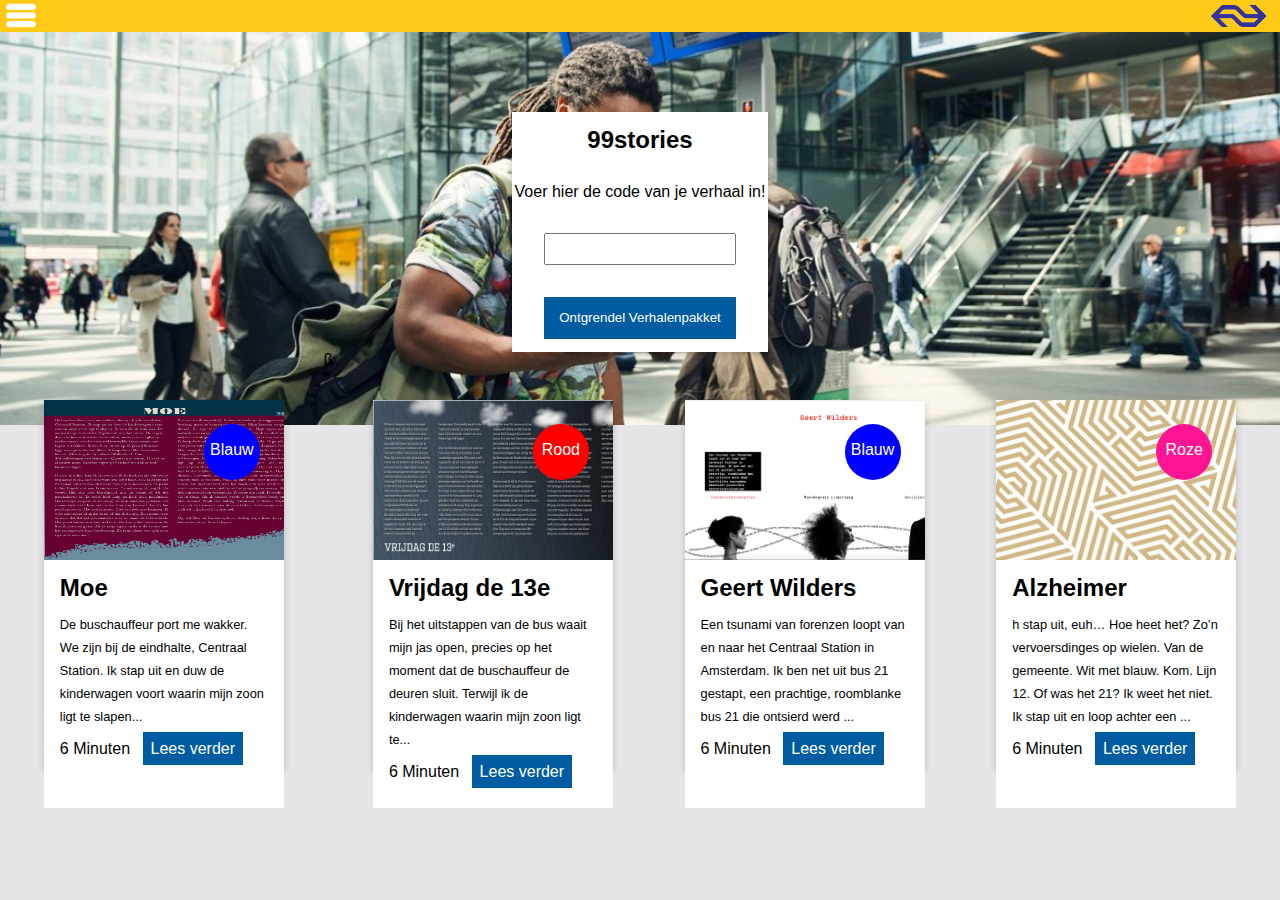
<file: index.html>
<!doctype html>
<html>
<head>
<meta charset="UTF-8">
<meta name="viewport" content="width=device-width, initial-scale=1.0">
<title>99stories</title>
<link rel="stylesheet" type="text/css" href="css/style.css">
<link rel="stylesheet" type="text/css" href="css/reset.css">

</head>

<body>

<header>

	<button><img src="images/hamburger.png"></button>
	<img src="images/nslogo.png">
	
	<nav>
		<a href="overzicht.html">Overzicht</a>
		<a href="inloggen.html">inloggen</a>
	</nav>
	
</header>
<main> 

	   <section>
	<h1>99stories</h1>
	<p>Voer hier de code van je verhaal in!</p>
	<input type="text">
	<button>Ontgrendel Verhalenpakket</button>
	</section>
	<!--============
	    Kaartje nr 1
	    ============-->
	<section> 
		<!-- Thumbnail-->
			<div>
				<span class="blauw"><p>Blauw</p></span>
			<img src="verhalen/moe/moegroot.jpg"/> </div>
		<!-- Post Content-->
			<summary>
				<h2>Moe</h2>
				<p>De buschauffeur port me wakker. We zijn bij de eindhalte, Centraal Station. Ik stap uit en duw de kinderwagen voort waarin mijn zoon ligt te slapen...</p>
				<footer>6 Minuten</footer>
				<a href="verhalen/moe/moe.html">Lees verder</a></summary>
		</section>ß
	<!--============
	    Kaartje nr 2
	    ============-->
				<section> 
		<!-- Thumbnail-->
			<div>
				<span class="rood">
					<p>Rood</p>
				</span>
				<img src="verhalen/vrijdag13/vrijdagmiddel.jpg"/> </div>
		<!-- Post Content-->
			<summary>
				<h2>Vrijdag de 13e</h2>
				<p>Bij het uitstappen van de bus waait mijn jas open, precies op het moment dat de buschauffeur de deuren sluit. Terwijl ik de kinderwagen waarin mijn zoon ligt te...</p>
				<footer>6 Minuten</footer>
				<a href="verhalen/vrijdag13/vrij13.html">Lees verder</a></summary>
		</section>
	<!--============
	    Kaartje nr 3
	    ============-->
	    	<section> 
		<!-- Thumbnail-->
			<div>
				<span class="blauw">
					<p>Blauw</p>
				</span>
				<img src="verhalen/geert/geert.png"/> </div>
		<!-- Post Content-->
			<summary>
				<h2>Geert Wilders</h2>
				<p>Een tsunami van forenzen loopt van en naar het Centraal Station in Amsterdam. Ik ben net uit bus 21 gestapt, een prachtige, roomblanke bus 21 die ontsierd werd ...</p>
				<footer>6 Minuten</footer>
				<a href="verhalen/geert/index.html">Lees verder</a></summary>
		</section>
	
	<!--============
	    Kaartje nr 4
	    ============-->
		<section> 
		<!-- Thumbnail-->
			<div>
				<span class="roze"><p>Roze</p></span>
			<img src="images/backgrounds/1.jpg"/> </div>
		<!-- Post Content-->
			<summary>
				<h2>Alzheimer</h2>
				<p>h stap uit, euh… Hoe heet het? Zo’n vervoersdinges op wielen. Van de gemeente. Wit met blauw. Kom. Lijn 12. Of was het 21? Ik weet het niet. Ik stap uit en loop achter een ...</p>
				<footer>6 Minuten</footer>
				<a href="#">Lees verder</a></summary>
		</section>
</main>
<script src="javascript/index.js"></script>
</body>
</html>
</file>
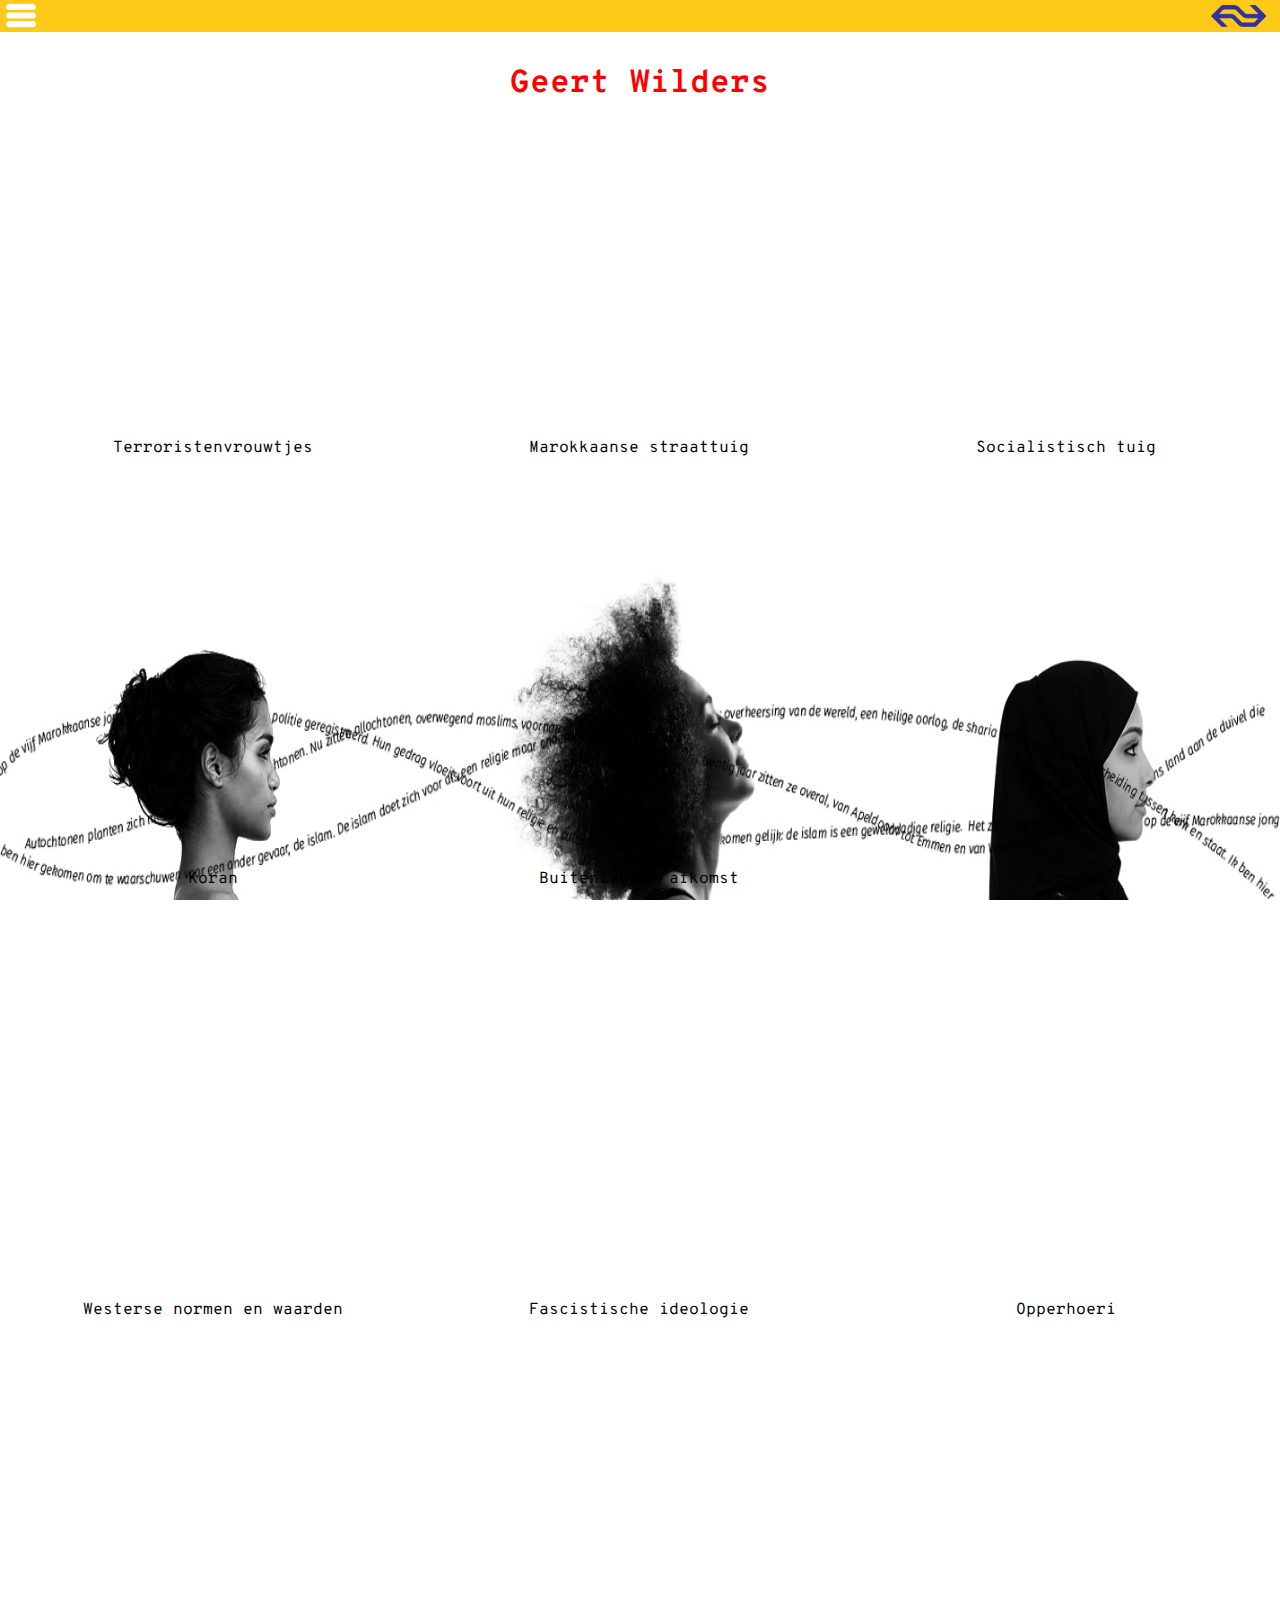
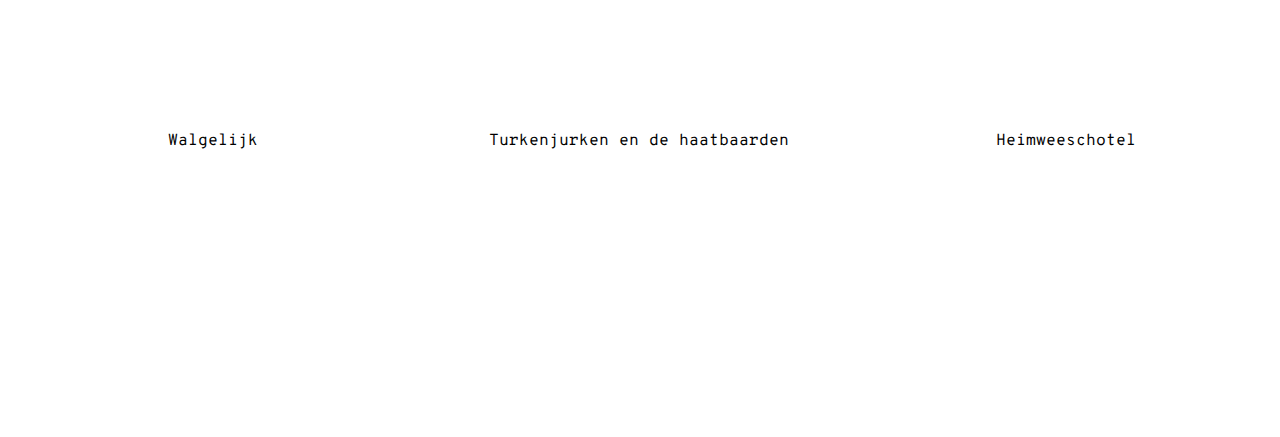
<file: verhalen/geert/index.html>
<!DOCTYPE html>
<!--


Bron: https://github.com/codrops/TooltipAnimations/



-->
<html lang="en" class="no-js">
	<head>
		<meta charset="UTF-8" />
		<meta name="viewport" content="width=device-width, initial-scale=1">
		<title>Geert Wilders | 99Stories</title>
		<meta name="description" content="Stijloefening verhaal over een idiote politucus, vormgegeven door de geweldige Summer Danoe." />
		<meta name="keywords" content="svg, animation, tooltip, shape, elastic, inspiration, web design, web development, javascript" />
		<meta name="author" content="Codrops" />
		<link rel="shortcut icon" href="favicon.ico">
		<link href="https://fonts.googleapis.com/css?family=Overpass+Mono:400,700" rel="stylesheet">
		<link rel="stylesheet" type="text/css" href="css/normalize.css" />
		<link rel="stylesheet" type="text/css" href="css/demo.css" />
		<link rel="stylesheet" type="text/css" href="css/component.css" />
		<link rel="stylesheet" type="text/css" href="../../javascript/index.js"> 
		<script>document.documentElement.className = 'js';</script>
	</head>
	
	
	<body>
	
<header>

<button><img src="../../images/hamburger.png"></button>
	<img src="../../images/nslogo.png">
	
	<nav>
		<a href="overzicht.html">Overzicht</a>
		<a href="inloggen.html">inloggen</a>
	</nav>
	
</header>

<h1>Geert Wilders</h1>
<main>
	
<!-- Deel 1-->
		<section>
			<div class="tooltip tooltip--uldor" data-type="uldor">
				<div class="tooltip__trigger" role="tooltip" aria-describedby="info-uldor"> 
				<span class="tooltip__trigger-text">Terroristenvrouwtjes</span> 
				</div>
				<div class="tooltip__base">
					<svg class="tooltip__shape" width="100%" height="100%" viewBox="0 0 400 300">
						<path d="M 79.5,66 C 79.5,66 128,106 202,105 276,104 321,66 321,66 321,66 287,84 288,155 289,226 318,232 318,232 318,232 258,198 200,198 142,198 80.5,230 80.5,230 80.5,230 112,222 111,152 110,82 79.5,66 79.5,66 Z"/>
					</svg>
					<div class="tooltip__content">Een tsunami van forenzen loopt van en naar het Centraal Station in Amsterdam. Ik ben net uit bus 21 gestapt, een prachtige, roomblanke bus die ontsierd werd door foeilelijke kopvodden waaronder potentiële terroristenvrouwtjes.
					</div>
				</div>
			</div>
		</section>
		
<!-- Deel 2-->	
		<section>
			<div class="tooltip tooltip--uldor" data-type="uldor">
				<div class="tooltip__trigger" role="tooltip" aria-describedby="info-uldor"> 
				<span class="tooltip__trigger-text">Marokkaanse straattuig</span> 
				</div>
				<div class="tooltip__base">
					<svg class="tooltip__shape" width="100%" height="100%" viewBox="0 0 400 300">
						<path d="M 79.5,66 C 79.5,66 128,106 202,105 276,104 321,66 321,66 321,66 287,84 288,155 289,226 318,232 318,232 318,232 258,198 200,198 142,198 80.5,230 80.5,230 80.5,230 112,222 111,152 110,82 79.5,66 79.5,66 Z"/>
					</svg>
					<div class="tooltip__content">Het is dat ik mijn bodyguards bij me had, anders was de buschauffeur ongetwijfeld bestolen en gemolesteerd door het Marokkaanse straattuig dat zoals gewoonlijk de achterbanken had opgeëist.
					</div>
				</div>
			</div>
		</section>
		
<!-- Deel 3-->		
		<section>
			<div class="tooltip tooltip--uldor" data-type="uldor">
				<div class="tooltip__trigger" role="tooltip" aria-describedby="info-uldor"> 
				<span class="tooltip__trigger-text">Socialistisch tuig</span> 
				</div>
				<div class="tooltip__base">
					<svg class="tooltip__shape" width="100%" height="100%" viewBox="0 0 400 300">
						<path d="M 79.5,66 C 79.5,66 128,106 202,105 276,104 321,66 321,66 321,66 287,84 288,155 289,226 318,232 318,232 318,232 258,198 200,198 142,198 80.5,230 80.5,230 80.5,230 112,222 111,152 110,82 79.5,66 79.5,66 Z"/>
					</svg>
					<div class="tooltip__content">In het gezelschap van mijn bodyguards wandel ik naar de Openbare Bibliotheek, een links bolwerk waar socialistisch tuig van onze zuurverdiende centen gratis boeken weggeeft.
					</div>
				</div>
			</div>
		</section>
		
<!-- Deel 4-->
<section>
			<div class="tooltip tooltip--uldor" data-type="uldor">
				<div class="tooltip__trigger" role="tooltip" aria-describedby="info-uldor"> 
				<span class="tooltip__trigger-text">Koran</span> 
				</div>
				<div class="tooltip__base">
					<svg class="tooltip__shape" width="100%" height="100%" viewBox="0 0 400 300">
						<path d="M 79.5,66 C 79.5,66 128,106 202,105 276,104 321,66 321,66 321,66 287,84 288,155 289,226 318,232 318,232 318,232 258,198 200,198 142,198 80.5,230 80.5,230 80.5,230 112,222 111,152 110,82 79.5,66 79.5,66 Z"/>
					</svg>
					<div class="tooltip__content">Het is guur weer, ik was door mijn voorraad Korans heen en had een boek nodig om de kachel mee aan te maken. Mijn keuze is gevallen op Stijloefeningen van Queneau, een broddelwerkje van een of andere linkse hobbyist uit Frankrijk.
					</div>
				</div>
			</div>
		</section>
<!-- Deel 5-->
<section>
			<div class="tooltip tooltip--uldor" data-type="uldor">
				<div class="tooltip__trigger" role="tooltip" aria-describedby="info-uldor"> 
				<span class="tooltip__trigger-text">Buitenlandse afkomst</span> 
				</div>
				<div class="tooltip__base">
					<svg class="tooltip__shape" width="100%" height="100%" viewBox="0 0 400 300">
						<path d="M 79.5,66 C 79.5,66 128,106 202,105 276,104 321,66 321,66 321,66 287,84 288,155 289,226 318,232 318,232 318,232 258,198 200,198 142,198 80.5,230 80.5,230 80.5,230 112,222 111,152 110,82 79.5,66 79.5,66 Z"/>
					</svg>
					<div class="tooltip__content">Voor de bibliotheek word ik aangeklampt door een vrouw van buitenlandse afkomst. Ze heeft zwart haar en een licht getinte huid. Ik ben op mijn hoede.
					</div>
				</div>
			</div>
		</section>
<!-- Deel 6-->
<section>
			<div class="tooltip tooltip--uldor" data-type="uldor">
				<div class="tooltip__trigger" role="tooltip" aria-describedby="info-uldor"> 
				<span class="tooltip__trigger-text">Kopvod</span> 
				</div>
				<div class="tooltip__base">
					<svg class="tooltip__shape" width="100%" height="100%" viewBox="0 0 400 300">
						<path d="M 79.5,66 C 79.5,66 128,106 202,105 276,104 321,66 321,66 321,66 287,84 288,155 289,226 318,232 318,232 318,232 258,198 200,198 142,198 80.5,230 80.5,230 80.5,230 112,222 111,152 110,82 79.5,66 79.5,66 Z"/>
					</svg>
					<div class="tooltip__content">Juist het feit ze haar zwarte krullen niet onder een kopvod bedekt, sterkt mij in de overtuiging dat ik hier met een moslimterrorist te maken heb.
					</div>
				</div>
			</div>
		</section>
<!-- Deel 7-->
<section>
			<div class="tooltip tooltip--uldor" data-type="uldor">
				<div class="tooltip__trigger" role="tooltip" aria-describedby="info-uldor"> 
				<span class="tooltip__trigger-text">Westerse normen en waarden</span> 
				</div>
				<div class="tooltip__base">
					<svg class="tooltip__shape" width="100%" height="100%" viewBox="0 0 400 300">
						<path d="M 79.5,66 C 79.5,66 128,106 202,105 276,104 321,66 321,66 321,66 287,84 288,155 289,226 318,232 318,232 318,232 258,198 200,198 142,198 80.5,230 80.5,230 80.5,230 112,222 111,152 110,82 79.5,66 79.5,66 Z"/>
					</svg>
					<div class="tooltip__content">Mijn taqqiyaradar slaat uit: de vrouw doet net alsof ze de Westerse normen en waarden heeft aangenomen om ons om de tuin te leiden.
					</div>
				</div>
			</div>
		</section>
<!-- Deel 8-->
	<section>
			<div class="tooltip tooltip--uldor" data-type="uldor">
				<div class="tooltip__trigger" role="tooltip" aria-describedby="info-uldor"> 
				<span class="tooltip__trigger-text">Fascistische ideologie</span> 
				</div>
				<div class="tooltip__base">
					<svg class="tooltip__shape" width="100%" height="100%" viewBox="0 0 400 300">
						<path d="M 79.5,66 C 79.5,66 128,106 202,105 276,104 321,66 321,66 321,66 287,84 288,155 289,226 318,232 318,232 318,232 258,198 200,198 142,198 80.5,230 80.5,230 80.5,230 112,222 111,152 110,82 79.5,66 79.5,66 Z"/>
					</svg>
					<div class="tooltip__content">Ze is bezig om het pad te effenen voor de invoering van de sharia. De islam is een fascistische ideologie. Als ze vraagt of dit het postkantoor is weet ik het zeker: deze vrouw staat op het punt zichzelf op te blazen.
					</div>
				</div>
			</div>
		</section>
<!-- Deel 9-->
<section>
			<div class="tooltip tooltip--uldor" data-type="uldor">
				<div class="tooltip__trigger" role="tooltip" aria-describedby="info-uldor"> 
				<span class="tooltip__trigger-text">Opperhoeri</span> 
				</div>
				<div class="tooltip__base">
					<svg class="tooltip__shape" width="100%" height="100%" viewBox="0 0 400 300">
						<path d="M 79.5,66 C 79.5,66 128,106 202,105 276,104 321,66 321,66 321,66 287,84 288,155 289,226 318,232 318,232 318,232 258,198 200,198 142,198 80.5,230 80.5,230 80.5,230 112,222 111,152 110,82 79.5,66 79.5,66 Z"/>
					</svg>
					<div class="tooltip__content">Ze ziet zichzelf al als opperhoeri een schare van martelaars bevredigen. Ik geef een van mijn bodyguards de opdracht de vrouw uit te schakelen. Een andere bodyguard rent achter een vluchtauto met een Frans nummerbord aan.
					</div>
				</div>
			</div>
		</section>
<!-- Deel 10-->
<section>
			<div class="tooltip tooltip--uldor" data-type="uldor">
				<div class="tooltip__trigger" role="tooltip" aria-describedby="info-uldor"> 
				<span class="tooltip__trigger-text">Walgelijk</span> 
				</div>
				<div class="tooltip__base">
					<svg class="tooltip__shape" width="100%" height="100%" viewBox="0 0 400 300">
						<path d="M 79.5,66 C 79.5,66 128,106 202,105 276,104 321,66 321,66 321,66 287,84 288,155 289,226 318,232 318,232 318,232 258,198 200,198 142,198 80.5,230 80.5,230 80.5,230 112,222 111,152 110,82 79.5,66 79.5,66 Z"/>
					</svg>
					<div class="tooltip__content">Binnen vind ik niet wat ik zoek. Volgens de computer moet het door mij gezochte boek aanwezig zijn, maar dat is er niet. En dat lijkt me exemplarisch voor dit walgelijke, geldverslindende instituut. 
					</div>
				</div>
			</div>
		</section>
<!-- Deel 11-->
<section>
			<div class="tooltip tooltip--uldor" data-type="uldor">
				<div class="tooltip__trigger" role="tooltip" aria-describedby="info-uldor"> 
				<span class="tooltip__trigger-text">Turkenjurken en de haatbaarden</span> 
				</div>
				<div class="tooltip__base">
					<svg class="tooltip__shape" width="100%" height="100%" viewBox="0 0 400 300">
						<path d="M 79.5,66 C 79.5,66 128,106 202,105 276,104 321,66 321,66 321,66 287,84 288,155 289,226 318,232 318,232 318,232 258,198 200,198 142,198 80.5,230 80.5,230 80.5,230 112,222 111,152 110,82 79.5,66 79.5,66 Z"/>
					</svg>
					<div class="tooltip__content">Het stikt er overigens van de moslims, die alle ruimte krijgen om hun fascistische literatuur tot zich te nemen. De kopvodden, de turkenjurken en de haatbaarden vliegen je hier om de oren als de ledematen van een terrorist na een mislukte zelfmoordaanslag. 
					</div>
				</div>
			</div>
		</section>
<!-- Deel 12-->
	<section>
			<div class="tooltip tooltip--uldor" data-type="uldor">
				<div class="tooltip__trigger" role="tooltip" aria-describedby="info-uldor"> 
				<span class="tooltip__trigger-text">Heimweeschotel</span> 
				</div>
				<div class="tooltip__base">
					<svg class="tooltip__shape" width="100%" height="100%" viewBox="0 0 400 300">
						<path d="M 79.5,66 C 79.5,66 128,106 202,105 276,104 321,66 321,66 321,66 287,84 288,155 289,226 318,232 318,232 318,232 258,198 200,198 142,198 80.5,230 80.5,230 80.5,230 112,222 111,152 110,82 79.5,66 79.5,66 Z"/>
					</svg>
					<div class="tooltip__content">Op het Heimweeschotel en Kopvoddenplein koop ik een paar schoenen voor mijn teddybeer.
					</div>
				</div>
			</div>
		</section>
		</main>


<script src="js/anime.min.js"></script> 
<script src="js/charming.min.js"></script> 
<script src="js/main.js"></script>
<script src="../../javascript/index.js"></script>
</body>
</html>
</file>
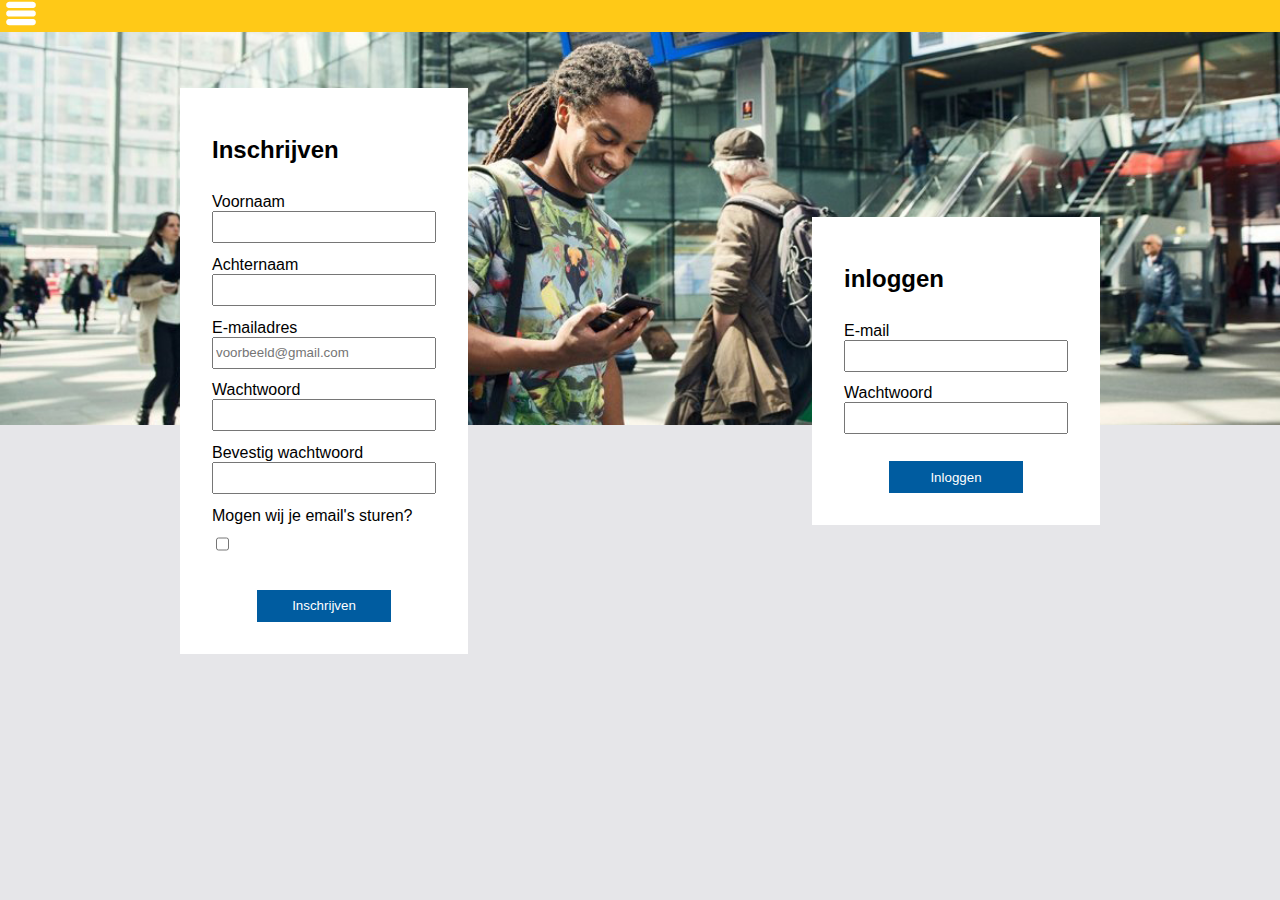
<file: inloggen.html>
<!doctype html>
<html>
<head>
<meta charset="UTF-8">
<title>inloggen</title>
<link rel="stylesheet" type="text/css" href="css/styleinloggen.css">
<link href="https://fonts.googleapis.com/css?family=Roboto" rel="stylesheet"> <!-- fonts -->
<meta name="viewport" content="width=device-width, initial-scale=1.0">
</head>

<body>
<header>

	<button><img src="images/hamburger.png"></button>
	
	<nav>
		<a href="overzicht.html">Overzicht</a>
		<a href="inloggen.html">inloggen</a>
	</nav>
	
</header>
  
   <main>  
 

		 <form>
		     
		  <h1>Inschrijven</h1>
<!--Voornaam-->  
            <label for="voornaam" required>Voornaam</label>
        
            <input id="voornaam" type="text">
<!--Achternaam-->
            <label for="achternaam">Achternaam</label>
            
            <input  id="achternaam" type="text" required>
            
<!--E-mail--> 
            <label for="emailadres">E-mailadres</label>
            
            <input id="emailadres" type="email" required placeholder="voorbeeld@gmail.com">
<!--Wachtwoord 1-->          
            <label for="wachtwoord1">Wachtwoord</label>
        
            <input id="wachtwoord1" type="password" required> 
 <!--Wachtwoord 2-->                 
            <label for="wachtwoord2">Bevestig wachtwoord</label>
            
            <input id="wachtwoord2" type="password" required> 
        <label for="spam">Mogen wij je email's sturen?</label>
           <input id="spam" type="checkbox">
            <input id="inschrijven" type="submit" value="Inschrijven" required>
		 </form>
        <form>
        	<h1>inloggen</h1>
        	<label for="inlogemail">E-mail</label>
		   <input id="inlogemail" type="email">
		   <label for="inlogwachtwoord">Wachtwoord</label>
		   <input id="inlogwachtwoord" type="password">
		    <input id="inloggen" type="submit" value="Inloggen" required>
	   </form>
    </main>
    <script src="javascript/index.js"
    ></script>
</body>
</html>
</file>
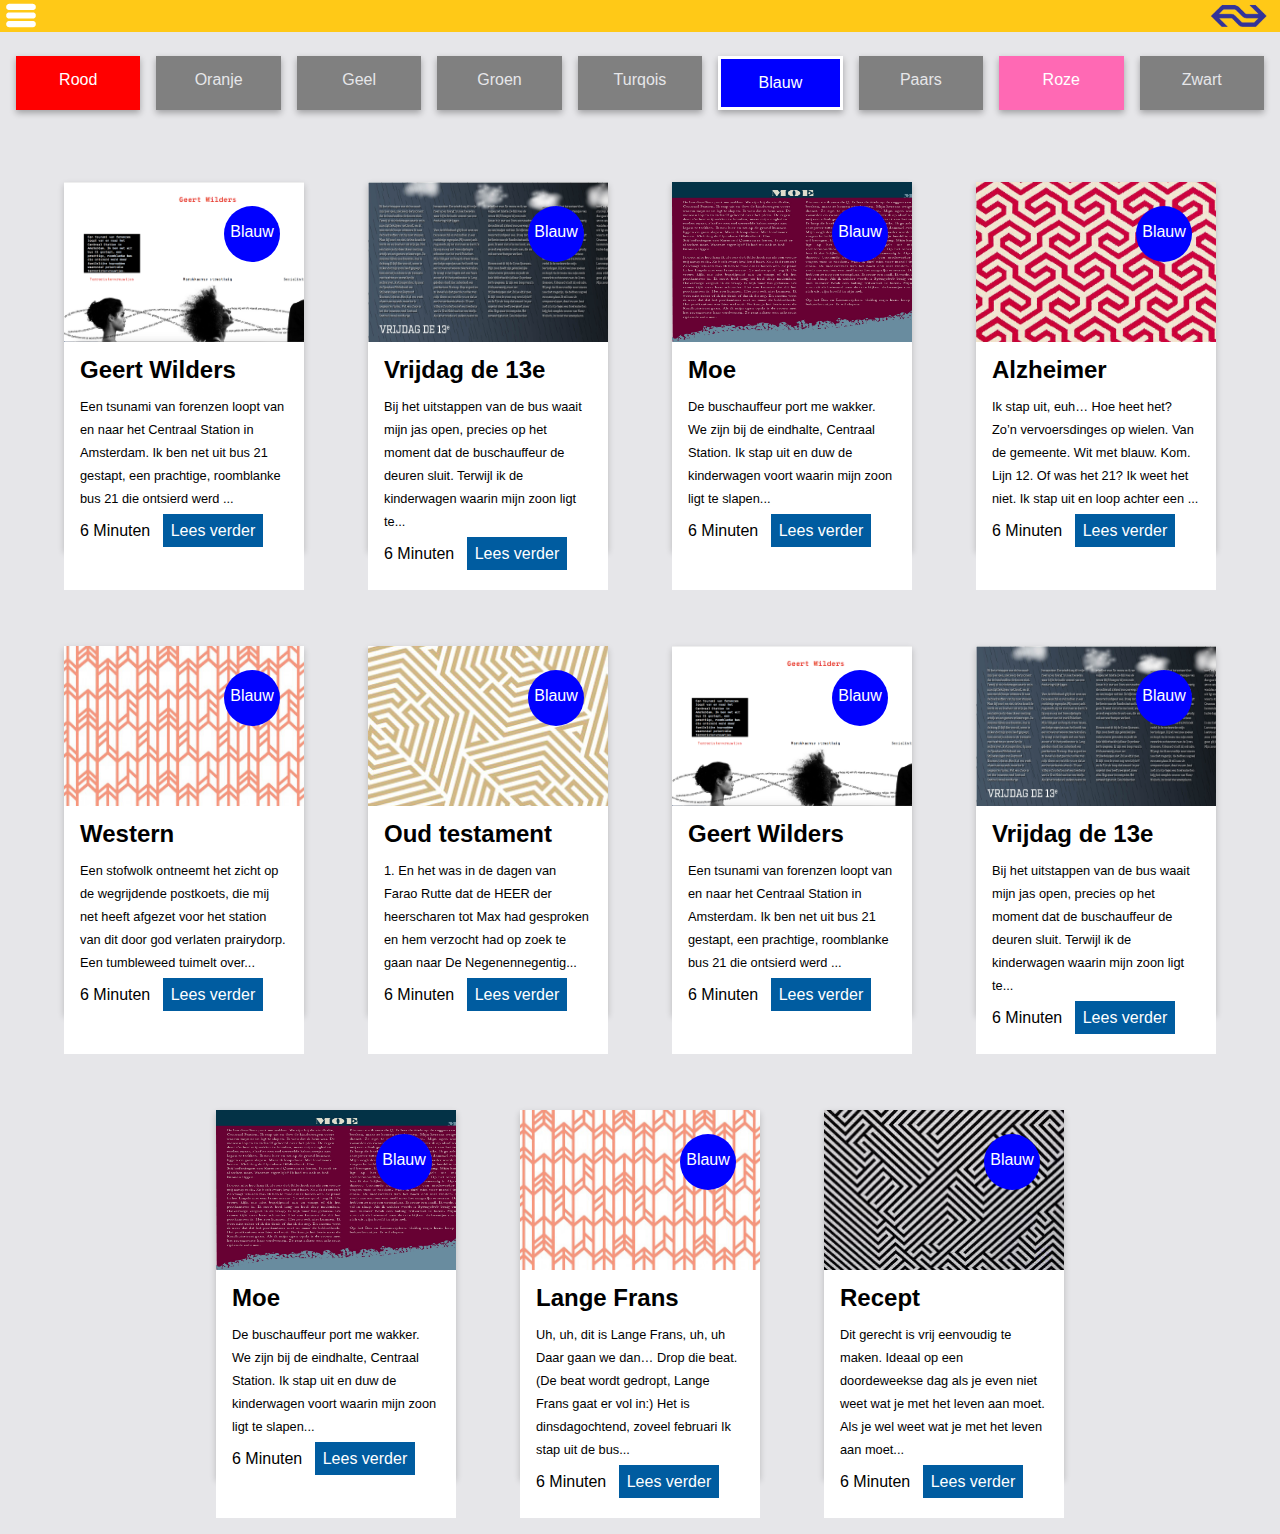
<file: overzicht.html>
<!doctype html>
<html>
<head>
<meta charset="UTF-8">
<meta name="viewport" content="width=device-width, initial-scale=1.0">
<title>99stories</title>
<link rel="stylesheet" type="text/css" href="css/styleoverzicht.css">
<link rel="stylesheet" type="text/css" href="css/reset.css">

</head>

<body>

<header>

<button><img src="images/hamburger.png"></button>
	<img src="images/nslogo.png">
	
	<nav>
		<a href="index.html">Home</a>
		<a href="inloggen.html">inloggen</a>
	</nav>
	
</header>
<main> 
<ul>
	<li>Rood</li>
	<li>Oranje</li>
	<li>Geel</li>
	<li>Groen</li>
	<li>Turqois</li>
	<li>Blauw</li>
	<li>Paars</li>
	<li>Roze</li>
	<li>Zwart</li>
	
	
</ul>
	<!--============
	    Kaartje nr 1
	    ============-->
	<section> 
		<!-- Thumbnail-->
			<div>
				<span>
					<p>Blauw</p>
				</span>
				<img src="verhalen/geert/geert.png"/> </div>
		<!-- Post Content-->
			<summary>
				<h2>Geert Wilders</h2>
				<p>Een tsunami van forenzen loopt van en naar het Centraal Station in Amsterdam. Ik ben net uit bus 21 gestapt, een prachtige, roomblanke bus 21 die ontsierd werd ...</p>
				<footer>6 Minuten</footer>
				<a href="verhalen/geert/index.html">Lees verder</a></summary>
		</section>
	<!--============
	    Kaartje nr 2
	    ============-->
	<section> 
		<!-- Thumbnail-->
			<div>
				<span >
					<p>Blauw</p>
				</span>
				<img src="verhalen/vrijdag13/vrijdagmiddel.jpg"/> </div>
		<!-- Post Content-->
			<summary>
				<h2>Vrijdag de 13e</h2>
				<p>Bij het uitstappen van de bus waait mijn jas open, precies op het moment dat de buschauffeur de deuren sluit. Terwijl ik de kinderwagen waarin mijn zoon ligt te...</p>
				<footer>6 Minuten</footer>
				<a href="verhalen/vrijdag13/vrij13.html">Lees verder</a></summary>
		</section>
	<!--============
	    Kaartje nr 3
	    ============-->
		<section> 
		<!-- Thumbnail-->
			<div>
				<span><p>Blauw</p></span>
			<img src="verhalen/moe/moegroot.jpg"/> </div>
		<!-- Post Content-->
			<summary>
				<h2>Moe</h2>
				<p>De buschauffeur port me wakker. We zijn bij de eindhalte, Centraal Station. Ik stap uit en duw de kinderwagen voort waarin mijn zoon ligt te slapen...</p>
				<footer>6 Minuten</footer>
				<a href="verhalen/moe/moe.html">Lees verder</a></summary>
		</section>

	<!--============
	    Kaartje nr 4
	    ============-->
	<section> 
		<!-- Thumbnail-->
			<div>
				<span>
					<p>Blauw</p>
				</span>
				<img src="images/backgrounds/2.jpg"/> </div>
		<!-- Post Content-->
			<summary>
				<h2>Alzheimer</h2>
				<p>Ik stap uit, euh… Hoe heet het? Zo’n vervoersdinges op wielen. Van de gemeente. Wit met blauw. Kom. Lijn 12. Of was het 21? Ik weet het niet. Ik stap uit en loop achter een ...</p>
				<footer>6 Minuten</footer>
				<a href="#">Lees verder</a></summary>
		</section>
	<!--============
	    Kaartje nr 5
	    ============-->
	<section> 
		<!-- Thumbnail-->
			<div>
				<span>
					<p>Blauw</p>
				</span>
				<img src="images/backgrounds/3.jpg"/> </div>
		<!-- Post Content-->
			<summary>
				<h2>Western</h2>
				<p>Een stofwolk ontneemt het zicht op de wegrijdende postkoets, die mij net heeft afgezet voor het station van dit door god verlaten prairydorp. Een tumbleweed tuimelt over...</p>
				<footer>6 Minuten</footer>
				<a href="#">Lees verder</a></summary>
		</section>
	<!--============
	    Kaartje nr 6
	    ============-->
	<section> 
		<!-- Thumbnail-->
			<div>
				<span>
					<p>Blauw</p>
				</span>
				<img src="images/backgrounds/1.jpg"/> </div>
		<!-- Post Content-->
			<summary>
				<h2>Oud testament</h2>
				<p>1. En het was in de dagen van Farao Rutte dat de HEER der heerscharen tot Max had gesproken en hem verzocht had op zoek te gaan naar De Negenennegentig...</p>
				<footer>6 Minuten</footer>
				<a href="#">Lees verder</a></summary>
		</section>
			<!--============
	    Kaartje nr 7
	    ============-->
	<section> 
		<!-- Thumbnail-->
			<div>
				<span>
					<p>Blauw</p>
				</span>
				<img src="verhalen/geert/geert.png"/> </div>
		<!-- Post Content-->
			<summary>
				<h2>Geert Wilders</h2>
				<p>Een tsunami van forenzen loopt van en naar het Centraal Station in Amsterdam. Ik ben net uit bus 21 gestapt, een prachtige, roomblanke bus 21 die ontsierd werd ...</p>
				<footer>6 Minuten</footer>
				<a href="#">Lees verder</a></summary>
		</section>
	<!--============
	    Kaartje nr 8
	    ============-->
				<section> 
		<!-- Thumbnail-->
			<div>
				<span>
					<p>Blauw</p>
				</span>
				<img src="verhalen/vrijdag13/vrijdagmiddel.jpg"/> </div>
		<!-- Post Content-->
			<summary>
				<h2>Vrijdag de 13e</h2>
				<p>Bij het uitstappen van de bus waait mijn jas open, precies op het moment dat de buschauffeur de deuren sluit. Terwijl ik de kinderwagen waarin mijn zoon ligt te...</p>
				<footer>6 Minuten</footer>
				<a href="#">Lees verder</a></summary>
		</section>
	<!--============
	    Kaartje nr 9
	    ============-->
		<section> 
		<!-- Thumbnail-->
			<div>
				<span><p>Blauw</p></span>
			<img src="verhalen/moe/moegroot.jpg"/> </div>
		<!-- Post Content-->
			<summary>
				<h2>Moe</h2>
				<p>De buschauffeur port me wakker. We zijn bij de eindhalte, Centraal Station. Ik stap uit en duw de kinderwagen voort waarin mijn zoon ligt te slapen...</p>
				<footer>6 Minuten</footer>
				<a href="#">Lees verder</a></summary>
		</section>
	<!--============
	    Kaartje nr 10
	    ============-->
		<section> 
		<!-- Thumbnail-->
			<div>
				<span>
					<p>Blauw</p>
				</span>
				<img src="images/backgrounds/3.jpg"/> </div>
		<!-- Post Content-->
			<summary>
				<h2>Lange Frans</h2>
				<p>Uh, uh, dit is Lange Frans, uh, uh Daar gaan we dan… Drop die beat. (De beat wordt gedropt, Lange Frans gaat er vol in:) Het is dinsdagochtend, zoveel februari Ik stap uit de bus...</p>
				<footer>6 Minuten</footer>
			<a href="#">Lees verder</a></summary>
		</section>
	<!--============
	    Kaartje nr 11
	    ============-->
		<section> 
		<!-- Thumbnail-->
			<div>
				<span>
					<p>Blauw</p>
				</span>
				<img src="images/backgrounds/4.jpg"/> </div>
		<!-- Post Content-->
			<summary>
				<h2>Recept </h2>
				<p>Dit gerecht is vrij eenvoudig te maken. Ideaal op een doordeweekse dag als je even niet weet wat je met het leven aan moet. Als je wel weet wat je met het leven aan moet...</p>
				<footer>6 Minuten</footer>
			<a href="#">Lees verder</a></summary>
		</section>
</main>
<script src="javascript/index.js"></script>
</body>
</html>
</file>
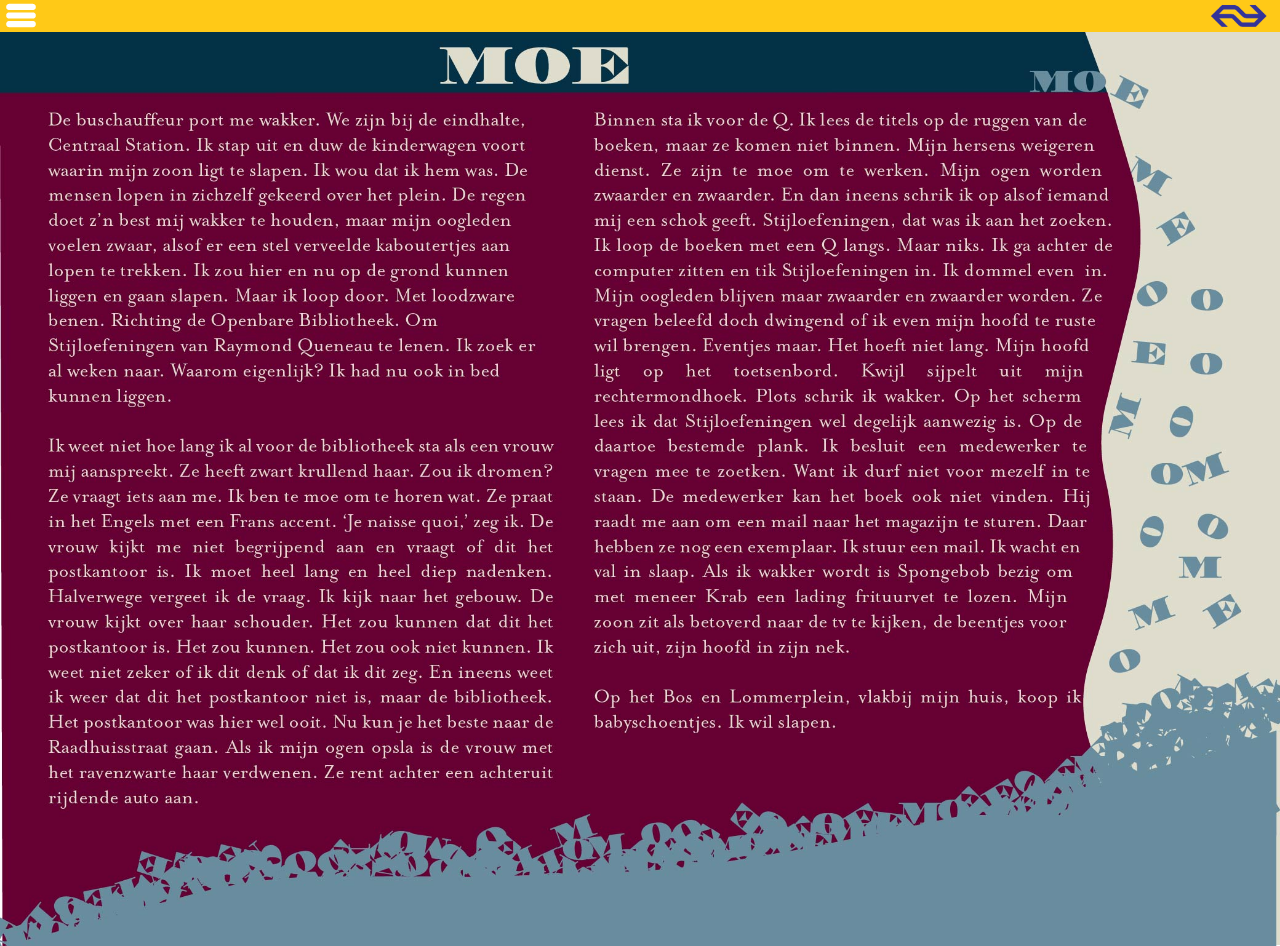
<file: verhalen/moe/moe.html>
<!doctype html>
<html>
<head>
<meta charset="UTF-8">
<title>Vrijdag de 13e</title>
<link rel="stylesheet" type="text/css" href="../../css/verhalen.css">
<link rel="stylesheet" type="text/css" href="../../css/reset.css">
<!--<link rel="stylesheet" type="text/css" href="reset.css">-->
</head>
<header>

	<button><img src="../../images/hamburger.png"></button>
	<img src="../../images/nslogo.png">
	
	<nav>
		<a href="overzicht.html">Overzicht</a>
		<a href="inloggen.html">inloggen</a>
	</nav>
	
</header>
<body>
<img src="moeklein.jpg">
<img src="moemiddel.jpg">
<img src="moegroot.jpg">
<script src="../../javascript/index.js"></script>
</body>
</html>
</file>
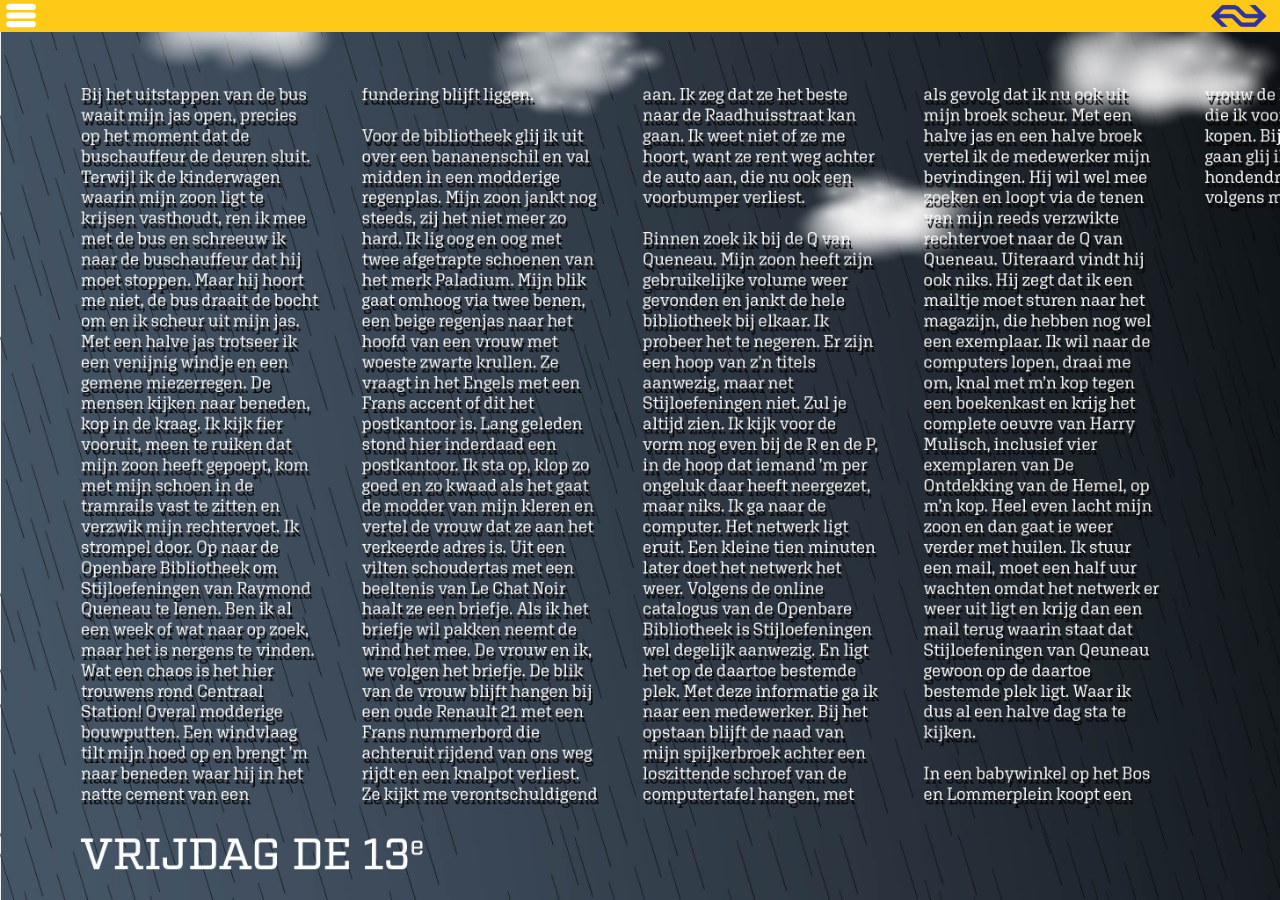
<file: verhalen/vrijdag13/vrij13.html>
<!doctype html>
<html>
<head>
<meta charset="UTF-8">
<title>Vrijdag de 13e</title>
<link rel="stylesheet" type="text/css" href="../../css/verhalen.css">
<link rel="stylesheet" type="text/css" href="../../css/reset.css">
<!--<link rel="stylesheet" type="text/css" href="reset.css">-->
</head>
<header>

	<button><img src="../../images/hamburger.png"></button>
	<img src="../../images/nslogo.png">
	
	<nav>
		<a href="overzicht.html">Overzicht</a>
		<a href="inloggen.html">inloggen</a>
	</nav>
	
</header>
<body>
<img src="vrijdagklein.jpg">
<img src="vrijdagmiddel.jpg">
<img src="vrijdaggroot.jpg">
<script src="../../javascript/index.js"></script>
</body>
</html>
</file>
<file: css/style.css>
@charset "UTF-8";
/* CSS Document */
* {
	box-sizing: border-box;
	font-family: Segoe UI, Myriad, Verdana, sans-serif;
}
body {
	background-color: #E6E6E9;
	background-image: url("../images/meneer1.jpg");
	background-repeat: no-repeat;
	background-size: 100% auto;
}
/*==============
  ===Dropdown===
  ==============*/
header {
	position: fixed;
	background-color: #ffc917;
	width: 100vw;
	top: 0;
	left: 0;
	height: 2em;
	z-index: 2;/*ookal stond*/
}
button {
	background: none;
	border: none;
	margin-top:0.15em;
	
}
[src="images/nslogo.png"]{
	height:2em;
	position:fixed;
	right:0;
}
header nav {
	display: none;
	position: absolute;
	list-style: none;
	top: 30px;
	left: 0;
	padding: 7px;
	width: 320px;
}
header nav.open {
	display: block;
	top: 30px;
	left: 0;
	padding: 7px;
	width: 320px;
}
nav a {
	display: block;
	margin: 0;
	padding: 7px 10px;
	background: #fff;
	color: #030303;
	text-decoration: none;
}
nav a:hover, nav a:active {
	color: #fff;
	background: #058cf5;
}
/*=============
  ===Kaartje===
  =============*/
section {
	width: 15em;
	margin: 3em 2em;
	box-shadow: 0 0.2em 0.4em 0 rgba(0, 0, 0, 0.20);
	background-color: white;
	height: 23em;
	z-index: 0;
	position: relative;
}
/*bovenste gedeelte*/

div {
	display: block;
	overflow: hidden;
	position: relative;
	height:10em;
}
div span {
	position: absolute;
	top: 1.5em;
	right: 1.5em;
	z-index: 0;
	width: 3.5em;
	height: 3.5em;
	padding: 1em 0;
	border-radius: 100%;
	color: white;
	font-weight: 500;
	text-align: center;
	background-color:black;
}
.rood{
	background-color:red;
}
.blauw{
	background-color:blue;
}
.roze{
	background-color:deeppink;
}
div span p {
	margin-top: 0.15em;
}
div img {
	width: 120%;
	height:10em;
}
/*onderste gedeelte*/
section summary {
	bottom: 0;
	background: white;
	width: 100%;
	padding: 1em;
	height: 15.5em;
}
section summary h2 {
	margin: 0;
	color: black;
	font-size: 1.5em;
	font-weight: 700;
}
section summary p {
	color: black;
	font-size: 0.8em;
	line-height: 1.8em;
}
section summary a, section summary footer {
	display: inline;
	margin-top: 1em;
}
section summary a {
	text-decoration: none;
	color: #fff;
	cursor: pointer;
	box-shadow: inset 0 -3.125rem 0 #005ca0;
	padding: 0.5em;
	margin-left: 0.5em;
}
/*======================
  ===bovenste kaartje===
  ======================*/
section:first-of-type {
	height:15em;
	background-color: white;
	display: flex;
	flex-direction: column;
	justify-content: center;
	width: 16em;
}
section:first-of-type > * {
	margin: auto;
	text-align: center;
}
section:first-of-type h1 {
font-size:1.5em;
}
section:first-of-type input {
	width: 12rem;
	height: 2rem;
}
section:first-of-type button {
	width: 12rem;
	text-decoration: none;
	color: #fff;
	cursor: pointer;
	box-shadow: inset 0 -3.125rem 0 #005ca0;
	padding: 1em;
	margin-bottom:1em;
}
/*===========================
  ===Positionering Kaartje===
  ===========================*/

main {
	margin-top: 7em;
	display: flex;
	flex-flow: row wrap;
	justify-content: center;
}

/*=================
  ===breakpoints===
  =================
*/
/*breakpoint 2*/
@media(min-width:40em) {
body {
	background-image: url(../images/meneer2.jpg)
}
main {
	flex-flow: row wrap;
	justify-content: space-around;
}
section {
	flex-grow: 0;
}
section:first-of-type {
	margin: 0 12em; /*door margin breed te maken word het eerste item gecentreerd als er twee kolommen zijn*/
}
}

/*breakpoint 3*/
@media(min-width:58em) { /*het is geen rond getal omdat het anders niet mooi loopt met de flexbox breakpoints*/
body {
	background-image: url(../images/meneertje.jpg)
}
section:first-of-type {
	margin: 0 21em;
}
}

/*breakpoint 4*/
@media(min-width:76em) {
body {
	background-image: url(../images/meneer3.jpg)
}
section:first-of-type {
	margin: 0 30em;
}
}

@media(min-width:95em) {
section:first-of-type {
	margin: 0 40em;
}
}

/*breakpoint 5*/
@media(min-width:100em) {/*mijn beeldscherm thuis is extreem groot, en ik heb geen zin om daar rekening mee te houden.*/
* {
	background-color: red;
	color: red;
}
}
</file>
<file: verhalen/geert/css/demo.css>
*,
*::after,
*::before {
	-webkit-box-sizing: border-box;
	box-sizing: border-box;
}

header {
	position: fixed;
	background-color: #ffc917;
	width: 100vw;
	top: 0;
	left: 0;
	height: 2em;
	z-index: 2;/*ookal stond*/
}
button {
	background: none;
	border: none;
	margin-top:0.15em;
	
}
[src="../../images/nslogo.png"]{
	height:2em;
	position:fixed;
	right:0;
}
header nav {
	display: none;
	position: absolute;
	list-style: none;
	top: 30px;
	left: 0;
	padding: 7px;
	width: 320px;
}
header nav.open {
	display: block;
	top: 30px;
	left: 0;
	padding: 7px;
	width: 320px;
}
nav a {
	display: block;
	margin: 0;
	padding: 7px 10px;
	background: #fff;
	color: #030303;
	text-decoration: none;
}
nav a:hover, nav a:active {
	color: #fff;
	background: #058cf5;
}
body {
	font-family: 'Overpass Mono', monospace;
	color: black;
	background-color: white;
	background-image: url(../img/geertklein.jpg);
    background-repeat: no-repeat;
	background-attachment: fixed;
	background-size:100vw;
		background-position: center bottom;





}

h1{
	margin-top:2em;
	display:flex;
	justify-content:center;
	color:red;
}


main{
	margin-top:8em;
	margin-bottom:8em;
}


@media(min-width:50em){

	main{
		display:flex;
		flex-wrap:wrap;		
	}
	section{
		width:50%;
		margin: 10em 0 ;
	}
		body{
		background-image: url(../img/geertmiddel.jpg);
		background-repeat:no-repeat;
		background-attachment: fixed;
		background-position: center bottom;

	}

	
}
@media(min-width:80em){

	main{
		display:flex;
		flex-wrap:wrap;
		margin-bottom:5em;
	}
	section{
		width:33.3%;
		margin: 10em 0;
		justify-content: space-between;
	}
	body{
		background-image: url(../img/geertgroot.jpg);
		background-repeat:no-repeat;
		background-attachment: fixed;
		background-size:100vw 100vh;
		background-position: center bottom;
			


	}
	
	
}
</file>
<file: verhalen/geert/css/component.css>
*{
  -webkit-touch-callout: none; /* iOS Safari */
    -webkit-user-select: none; /* Safari */
     -khtml-user-select: none; /* Konqueror HTML */
       -moz-user-select: none; /* Firefox */
        -ms-user-select: none; /* Internet Explorer/Edge */
            user-select: none; /* Non-prefixed version, currently
                                  supported by Chrome and Opera */
	/* bron: https://stackoverflow.com/questions/826782/how-to-disable-text-selection-highlighting-using-css*/

}
section{
	color:black;
	display:flex;
	justify-content: center;
	padding:2em;

}
.tooltip {
	position: relative;
	display: inline-block;

}

.tooltip__trigger {
	cursor: pointer;
	position: relative;
	text-align: center;
}

.tooltip__trigger-text {
	display: block;
	padding: 0.85em;
	pointer-events: none;
	
}

.tooltip__base {
	position: absolute;
	bottom: 2em;
	left: 50%;
	margin-left: -45vw;
	width: 90vw;
	height: 12.5em;
	display: flex;
 	align-items: center;
	justify-content: center;
	opacity: 0;
	pointer-events: none;
	padding-top:0.5em;
}

.tooltip__content {
	color: white;
	display:flex;
	justify-content:center;
	align-items:center;
	height:100%;
	width: 80%;
	padding: 0 1em;
	opacity: 0;
	font-size: 0.7em;
}

.tooltip__shape,
.tooltip__deco {
	position: absolute;
	height:auto;
	width:auto;
	top: 0;
	left: 0;
}

.tooltip__shape {
	fill: black;
}

@media(min-width:50em){
	.tooltip__base {
	position: absolute;
	bottom: 2em;
	left: 50%;
	margin-left: -150px;
	width: 300px;
	height: 12.5em;
	display: flex;
 	align-items: center;
	justify-content: center;
	opacity: 0;
	pointer-events: none;
	padding-top:0.5em;
}

}
@media(min-width:80em){
	.tooltip__base {
	position: absolute;
	bottom: 2em;
	left: 50%;
	margin-left: -150px;
	width: 300px;
	height: 14em;
	display: flex;
 	align-items: center;
	justify-content: center;
	opacity: 0;
	pointer-events: none;
	padding-top:0.5em;
}
	.tooltip__content {

	font-size:0.8em;
}

}
</file>
<file: css/styleinloggen.css>
@charset "UTF-8";
/* CSS Document */

/*=====bullshit=====*/
*{
	box-sizing: border-box;
	font-family: 'Roboto', sans-serif;
}
/* originele font family van ns.nl :NS Sans,Segoe UI,Myriad,Verdana,sans-serif */


/* =====Dropdown=====*/
* {
	box-sizing: border-box;
	font-family: Segoe UI, Myriad, Verdana, sans-serif;
}
body {
	background-color: #E6E6E9;
		background-image: url("../images/meneer1.jpg");
	background-repeat: no-repeat;
	background-size: 100% auto;

}
/*==============
  ===Dropdown===
  ==============*/
header {
	position: fixed;
	background-color: #ffc917;
	width: 100vw;
	top: 0;
	left: 0;
	height: 2em;
	z-index:2;
}
button{
	background:none;
	border:none;	
}
header img {
/*doe dit later ik heb hier echt geen zin in nu*/
}
header nav {
	display: none;
	position: absolute;
	list-style: none;
	top: 30px;
	left: 0;
	padding: 7px;
	width: 320px;
}
header nav.open{
	display:block;
	top: 30px;
	left: 0;
	padding: 7px;
	width: 320px;
}
nav a {
	display: block;
	margin: 0;
	padding: 7px 10px;
	background: #fff;
	color: #030303;
	text-decoration: none;
}
nav a:hover, nav a:active {
	color: #fff;
	background: #058cf5;
}
/*=====Random dinges=====*/
main{
	padding-top:3em;
	display:flex;
	flex-flow:wrap row;
	justify-content:center;
	
}
h1{
	font-size:1.5em;
}
/*=====Random dinges=====*/
form{
	display:flex;
	flex-wrap:nowrap;
	flex-direction:column;
	width:18em;
	background-color:white;
	padding:2em;
	margin:2em auto;
}
form:last-of-type{
	max-height:20em;
	align-self:center;
}
label{
	margin-top:0.8em;
}
input{
	height:2rem;
	;
}

[type="submit"]{
	margin-top:2em;
	background:none;
	border:none;
	color:white;
     box-shadow: inset 0 -3.125rem 0 #005ca0;
	width:10em;
	align-self:center;
	
}

[type="checkbox"]{
	align-self:flex-start;
}

/*background-image*/
@media(min-width:40em) {
body {
	background-image: url(../images/meneer2.jpg)
}
}
@media(min-width:60em) { 
body {
	background-image: url(../images/meneertje.jpg)
}
}
@media(min-width:80em) {
body {
	background-image: url(../images/meneer3.jpg)
}
}
</file>
<file: css/styleoverzicht.css>
@charset "UTF-8";
/* CSS Document */
* {
	box-sizing: border-box;
	font-family: Segoe UI, Myriad, Verdana, sans-serif;
}
body {
	background-color: #E6E6E9;

}
/*==============
  ===Dropdown===
  ==============*/
header {
	position: fixed;
	background-color: #ffc917;
	width: 100vw;
	top: 0;
	left: 0;
	height: 2em;
	z-index:2;/*ookal stond*/
}
button {
	background: none;
	border: none;
	margin-top:0.15em;
	
}
[src="images/nslogo.png"]{
	height:2em;
	position:fixed;
	right:0;
}
header nav {
	display: none;
	position: absolute;
	list-style: none;
	top: 30px;
	left: 0;
	padding: 7px;
	width: 320px;
}
header nav.open{
	display:block;
	top: 30px;
	left: 0;
	padding: 7px;
	width: 320px;
}
nav a {
	display: block;
	margin: 0;
	padding: 7px 10px;
	background: #fff;
	color: #030303;
	text-decoration: none;
}
nav a:hover, nav a:active {
	color: #fff;
	background: #058cf5;
}
/*=============
  ===kleuren===
  =============*/
ul{
	display:flex;
	flex-flow: row wrap;
	justify-content:space-around;
	width:100%;
	
}
ul li{
	display:block;
	padding:1em;
	background-color:grey;
	margin:0.5em;
	width:5em;
	text-align:center;
	color:#E6E6E9;
	box-shadow: 0 0.2em 0.4em 0 rgba(0, 0, 0, 0.30);
}
li:nth-of-type(1){
	background-color:red;
	color:white;
}

li:nth-of-type(6){
	background-color:blue;
	color:white;
	border:solid;	
}
li:nth-of-type(8){
	background-color:hotpink;
	color:white
}
/*=============
  ===Kaartje===
  =============*/
section {
	width: 15em;
	margin: 3em 2em;
	box-shadow: 0 0.2em 0.4em 0 rgba(0, 0, 0, 0.20);
	background-color: white;
	height: 23em;
	z-index: 0;
	position: relative;
}
/*bovenste gedeelte*/

div {
	display: block;
	overflow: hidden;
	position: relative;
	height:10em;
}
div span {
	position: absolute;
	top: 1.5em;
	right: 1.5em;
	z-index: 0;
	width: 3.5em;
	height: 3.5em;
	padding: 1em 0;
	border-radius: 100%;
	color: white;
	font-weight: 500;
	text-align: center;
	background-color:blue;
}

div span p {
	margin-top: 0.15em;
}
div img {
	width: 120%;
	height:10em;
}
/*onderste gedeelte*/
section summary {
	bottom: 0;
	background: white;
	width: 100%;
	padding: 1em;
	height: 15.5em;
}
section summary h2 {
	margin: 0;
	color: black;
	font-size: 1.5em;
	font-weight: 700;
}
section summary p {
	color: black;
	font-size: 0.8em;
	line-height: 1.8em;
}
section summary a, section summary footer {
	display: inline;
	margin-top: 1em;
}
section summary a {
	text-decoration: none;
	color: #fff;
	cursor: pointer;
	box-shadow: inset 0 -3.125rem 0 #005ca0;
	padding: 0.5em;
	margin-left: 0.5em;
}
/*===========================
  ===Positionering Kaartje===
  ===========================*/

main {
	margin-top: 2em;
	display: flex;
	flex-flow: row wrap;
	justify-content: center;
}

/*=================
  ===breakpoints===
  =================
*/
/*breakpoint 2*/
@media(min-width:60em) {
	ul li{
		flex-grow:2;
	}
}


/*breakpoint 5*/
@media(min-width:100em) {/*mijn beeldscherm thuis is extreem groot, en ik heb geen zin om daar rekening mee te houden.*/
* {
	background-color: red;
	color: red;
}
}
</file>
<file: css/verhalen.css>
*{
	box-sizing:border-box;
}
body{
	margin:0;
	padding:0;

}
header {
	position: fixed;
	background-color: #ffc917;
	width: 100vw;
	top: 0;
	left: 0;
	height: 2em;
	z-index: 2;/*ookal stond*/
}
button {
	background: none;
	border: none;
	margin-top:0.15em;
	
}
[src="../../images/nslogo.png"]{
	height:2em;
	position:fixed;
	right:0;
}
header nav {
	display: none;
	position: absolute;
	list-style: none;
	top: 30px;
	left: 0;
	padding: 7px;
	width: 320px;
}
header nav.open {
	display: block;
	top: 30px;
	left: 0;
	padding: 7px;
	width: 320px;
}
nav a {
	display: block;
	margin: 0;
	padding: 7px 10px;
	background: #fff;
	color: #030303;
	text-decoration: none;
}
nav a:hover, nav a:active {
	color: #fff;
	background: #058cf5;
}
/*=============
/*Vrijdag13*/
[src="vrijdagmiddel.jpg"], [src="vrijdaggroot.jpg"]{
	display:none;
}

[src="vrijdagklein.jpg"]{
	height:100vh;
	
}
/*Moe*/
[src="moemiddel.jpg"], [src="moegroot.jpg"]{
	display:none;
}

[src="moeklein.jpg"]{
	width:100%;
}
@media(min-width:40em){
	/*Vrijdag13*/
	[src="vrijdagklein.jpg"], [src="vrijdaggroot.jpg"]{
	display:none;
}

[src="vrijdagmiddel.jpg"]{
	display:block;
	height:100vh;
	
}
/*Moe*/
	[src="moeklein.jpg"], [src="moegroot.jpg"]{
	display:none;
}

[src="moemiddel.jpg"]{
	display:block;
	width:100%;
	
}
}
@media(min-width:60em){
	/*Vrijdag13*/
	[src="vrijdagklein.jpg"], [src="vrijdagmiddel.jpg"]{
	display:none;
}

[src="vrijdaggroot.jpg"]{
	display:block;
	height:100vh;
	
	
}
/*Moe*/
	[src="moeklein.jpg"], [src="moemiddel.jpg"]{
	display:none;
}

[src="moegroot.jpg"]{
	display:block;
	width:100%;
	
	
	
}
}
</file>
